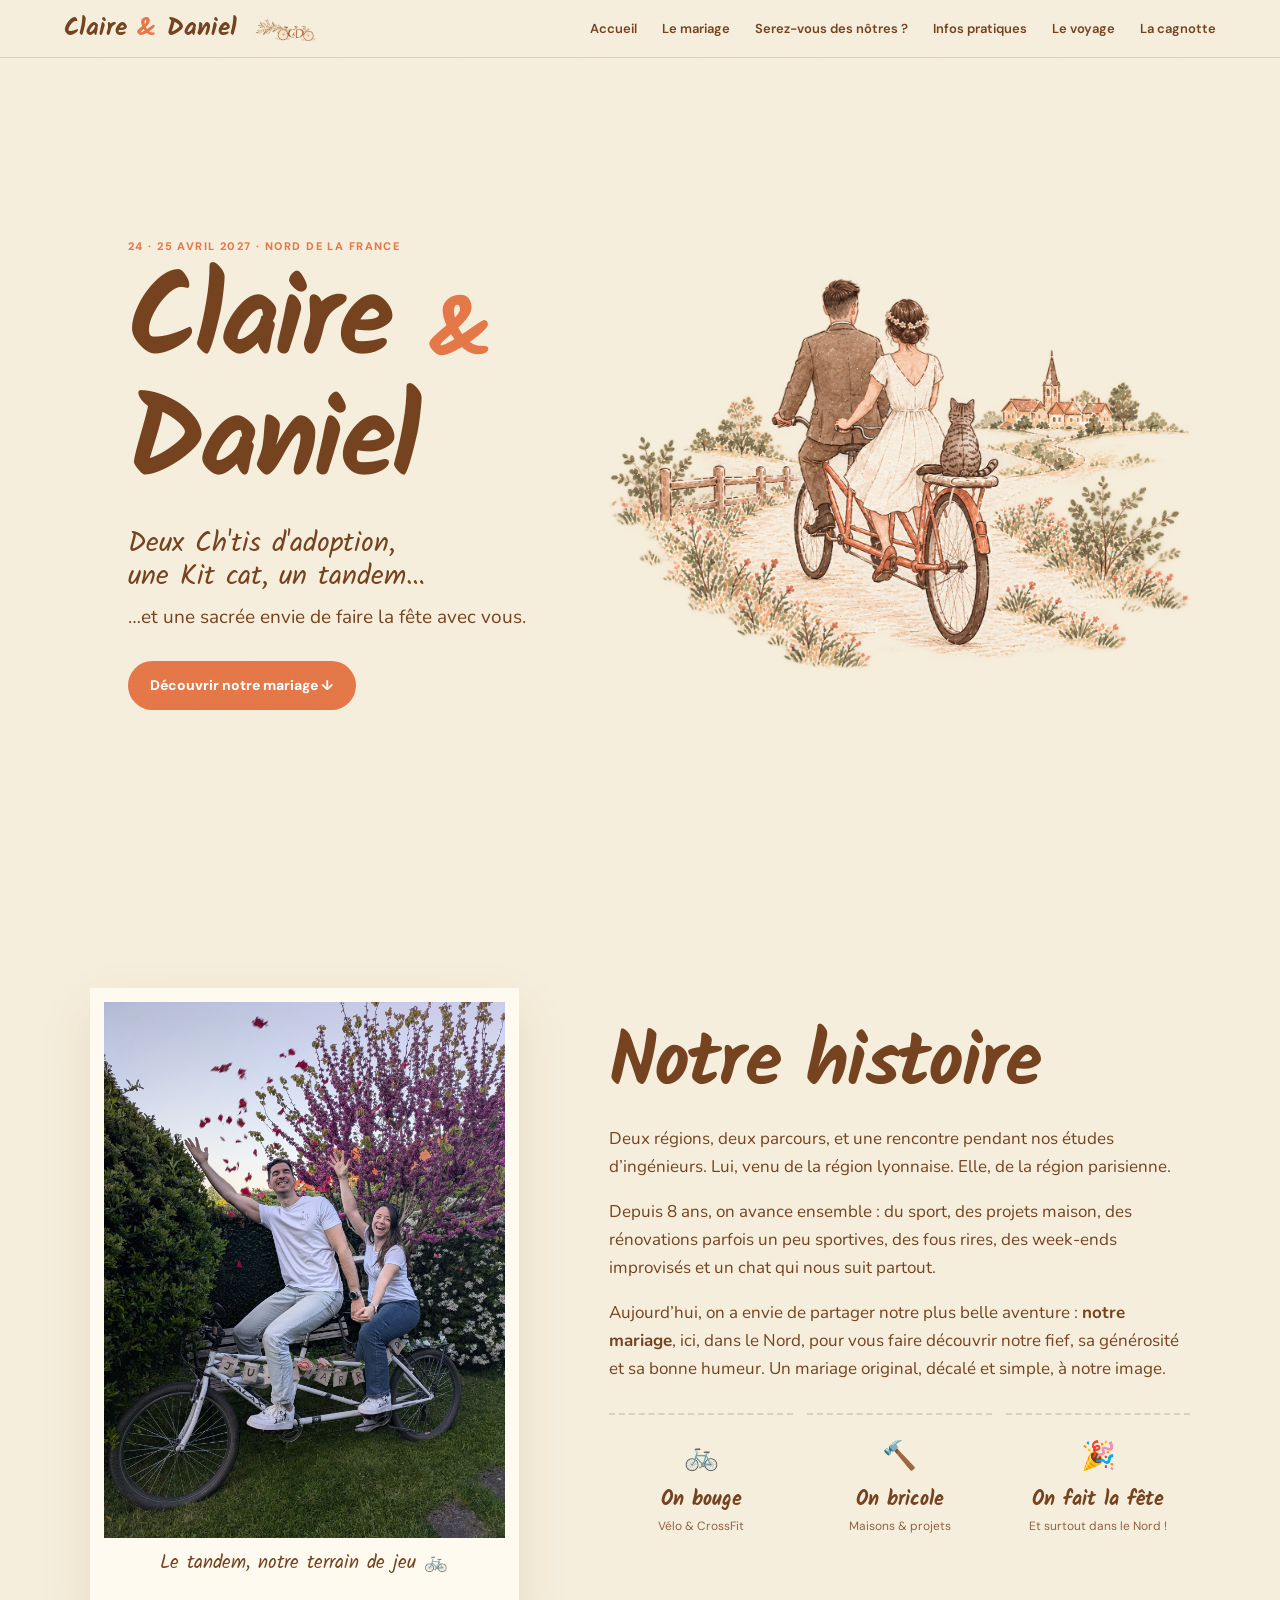
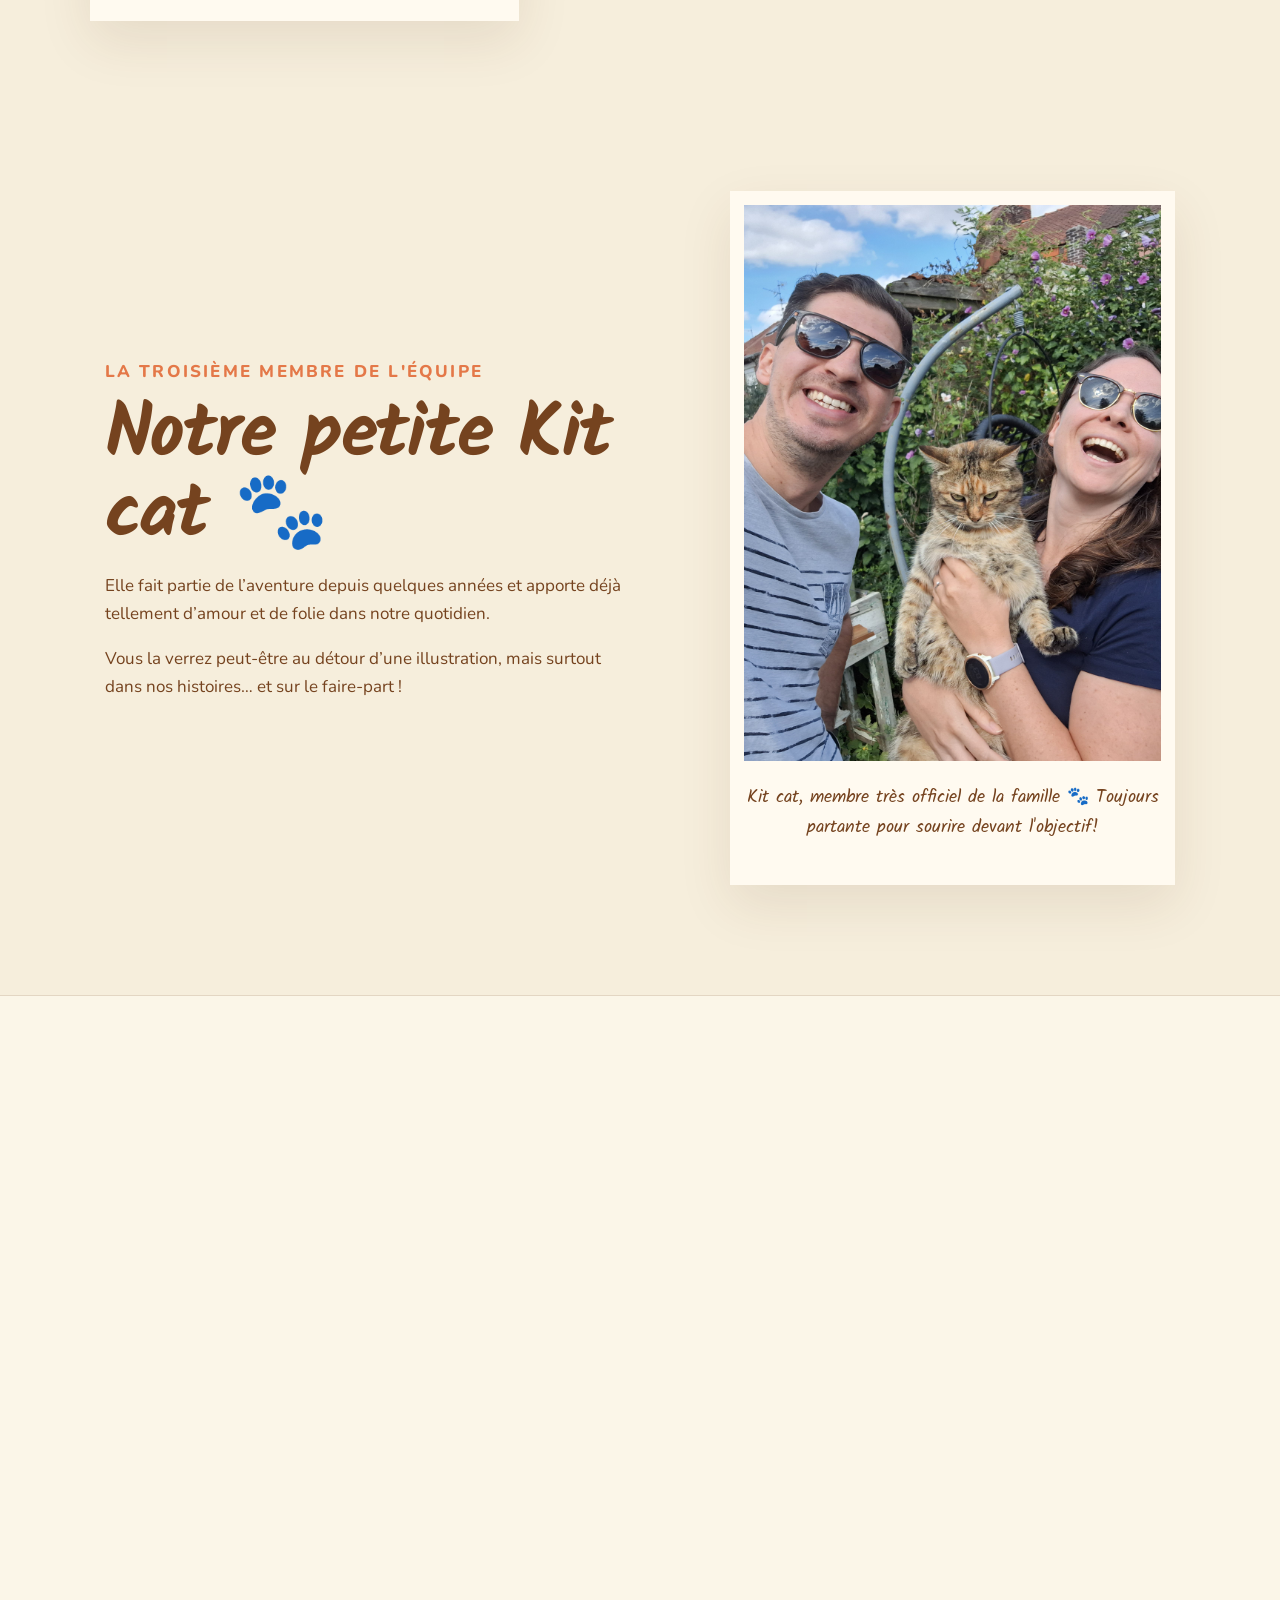
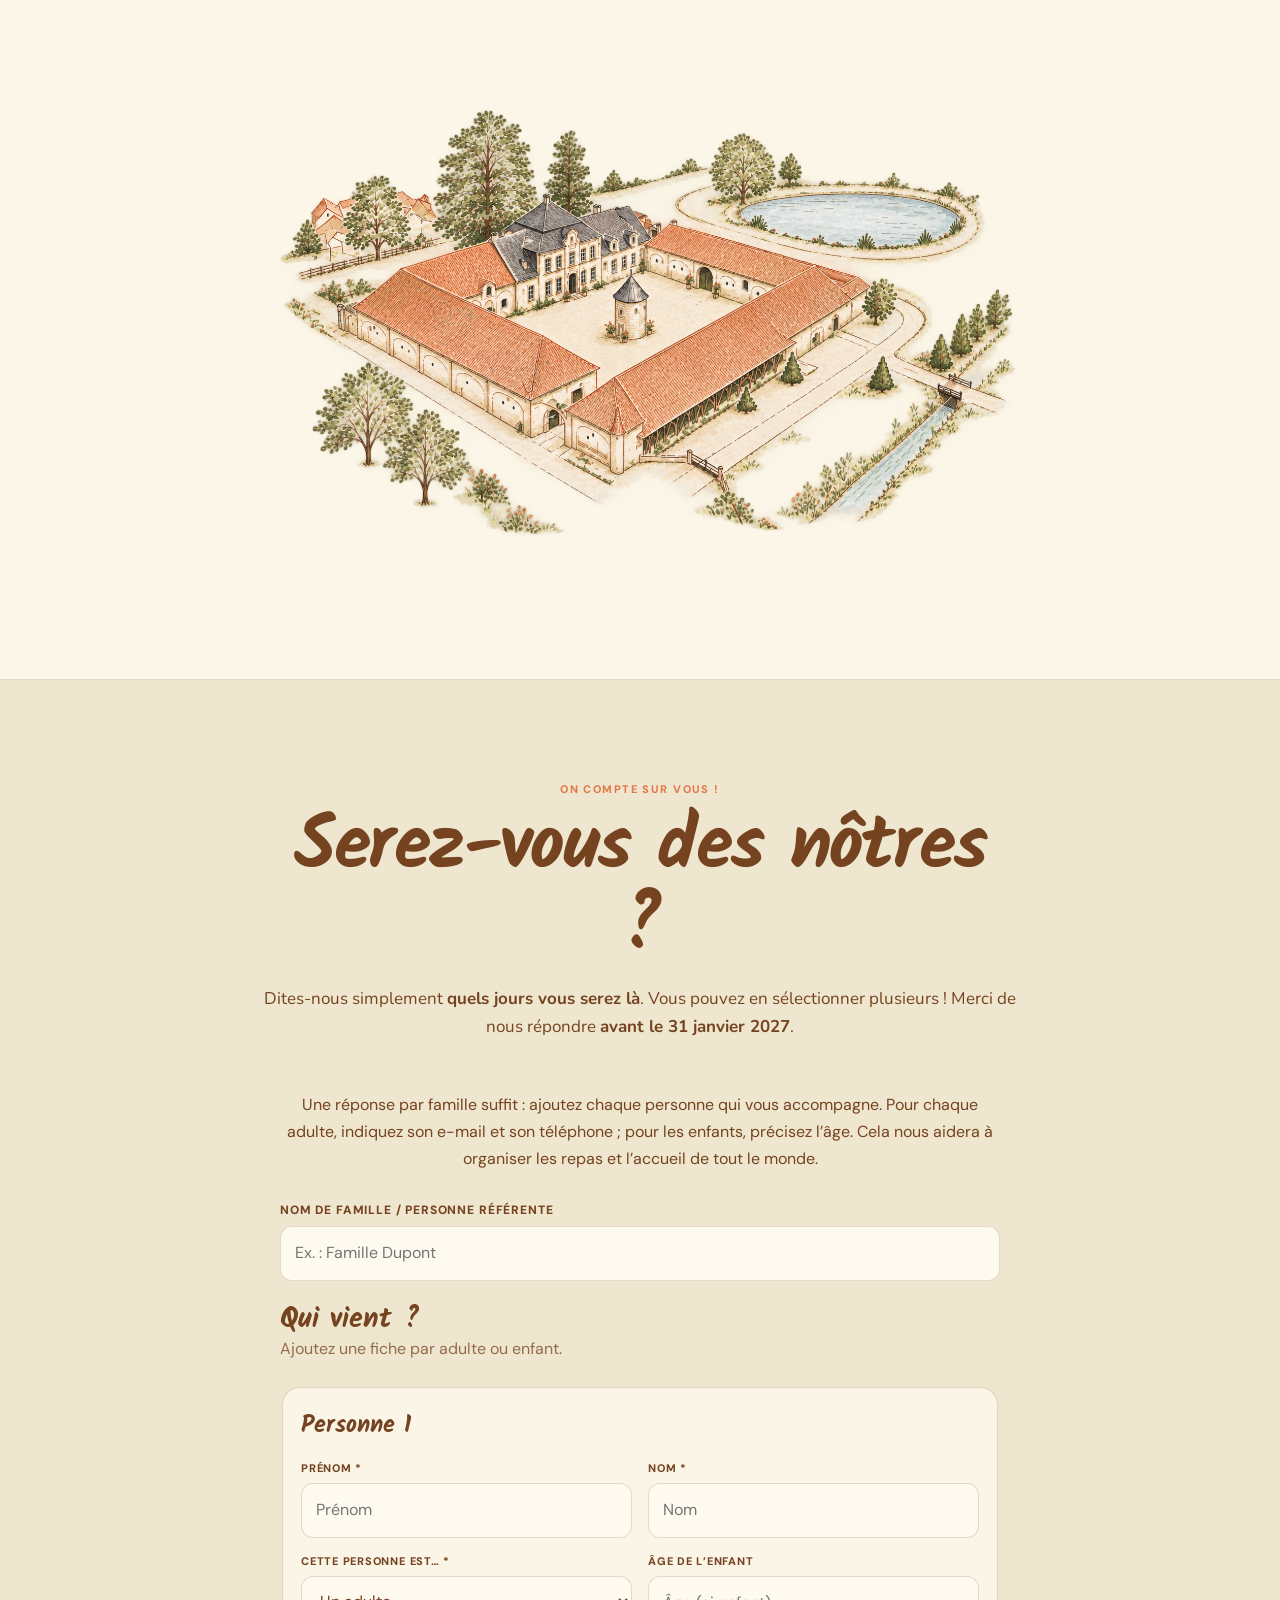
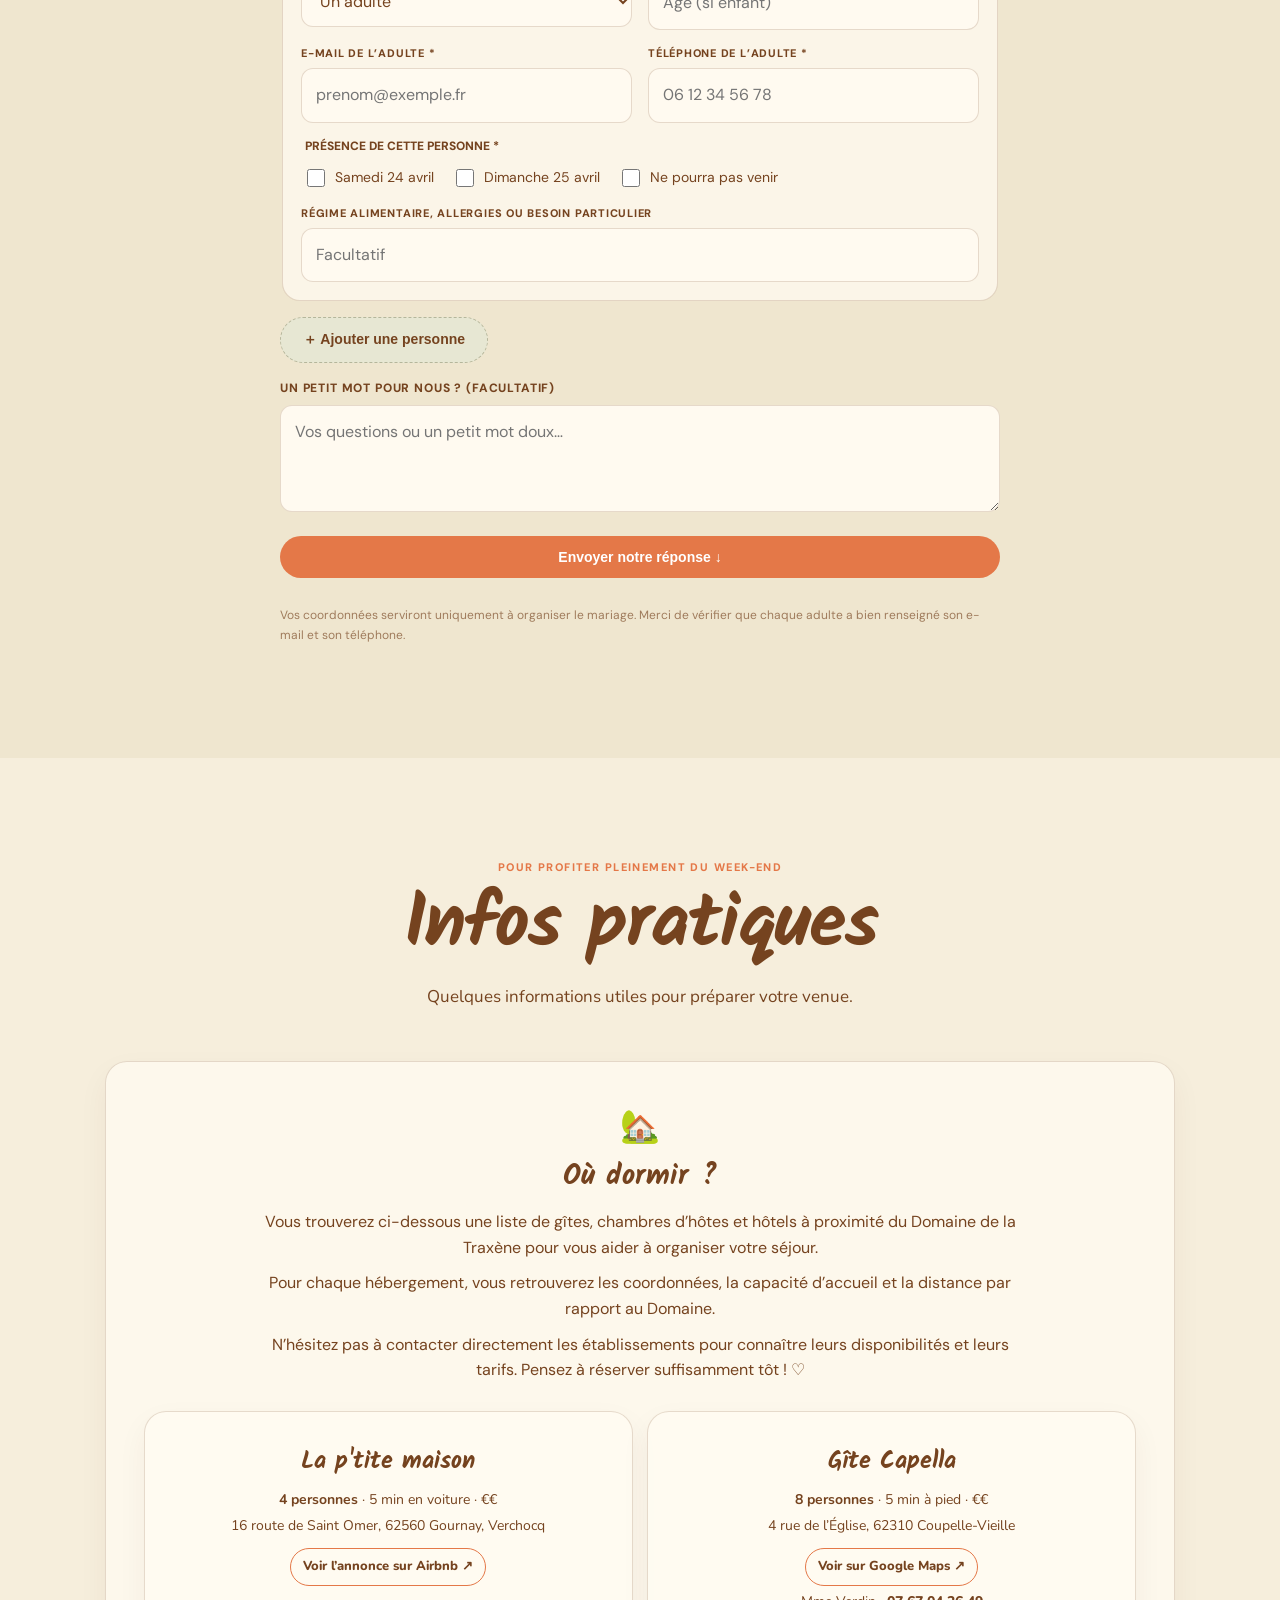
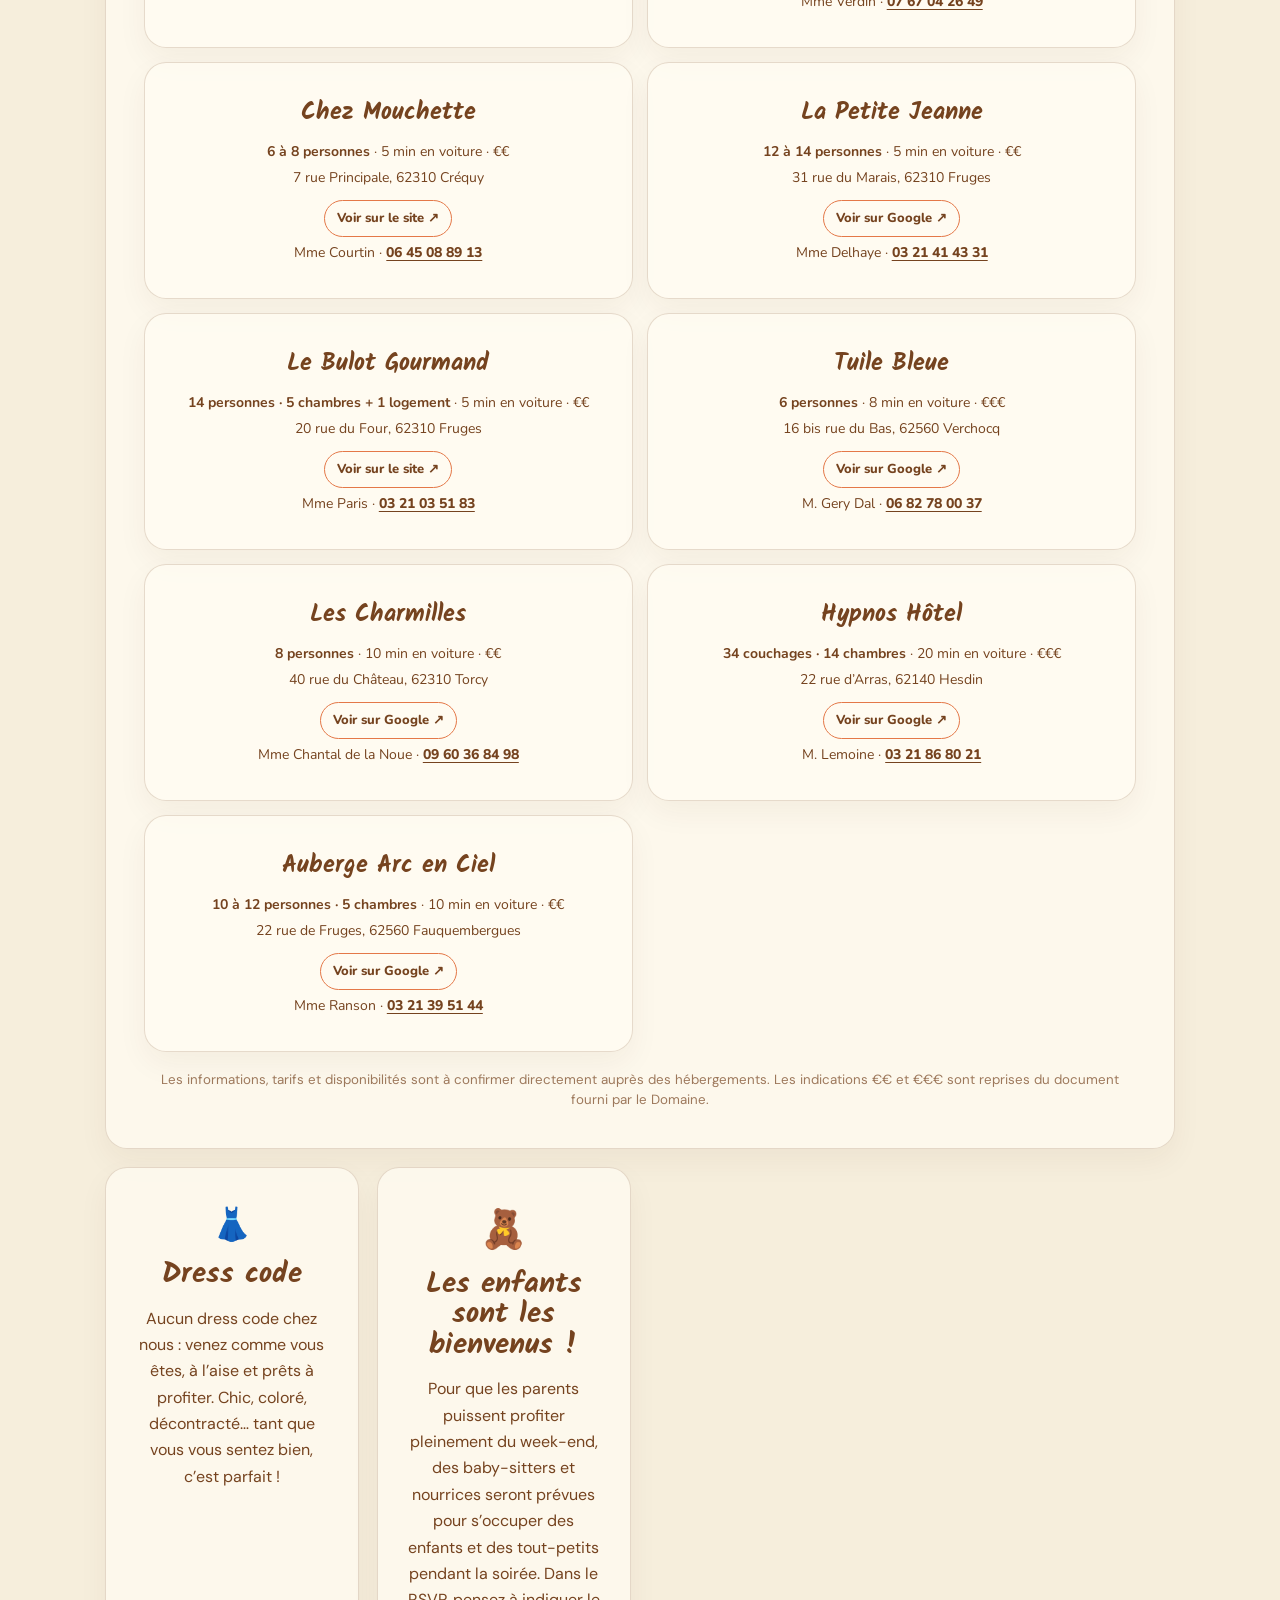
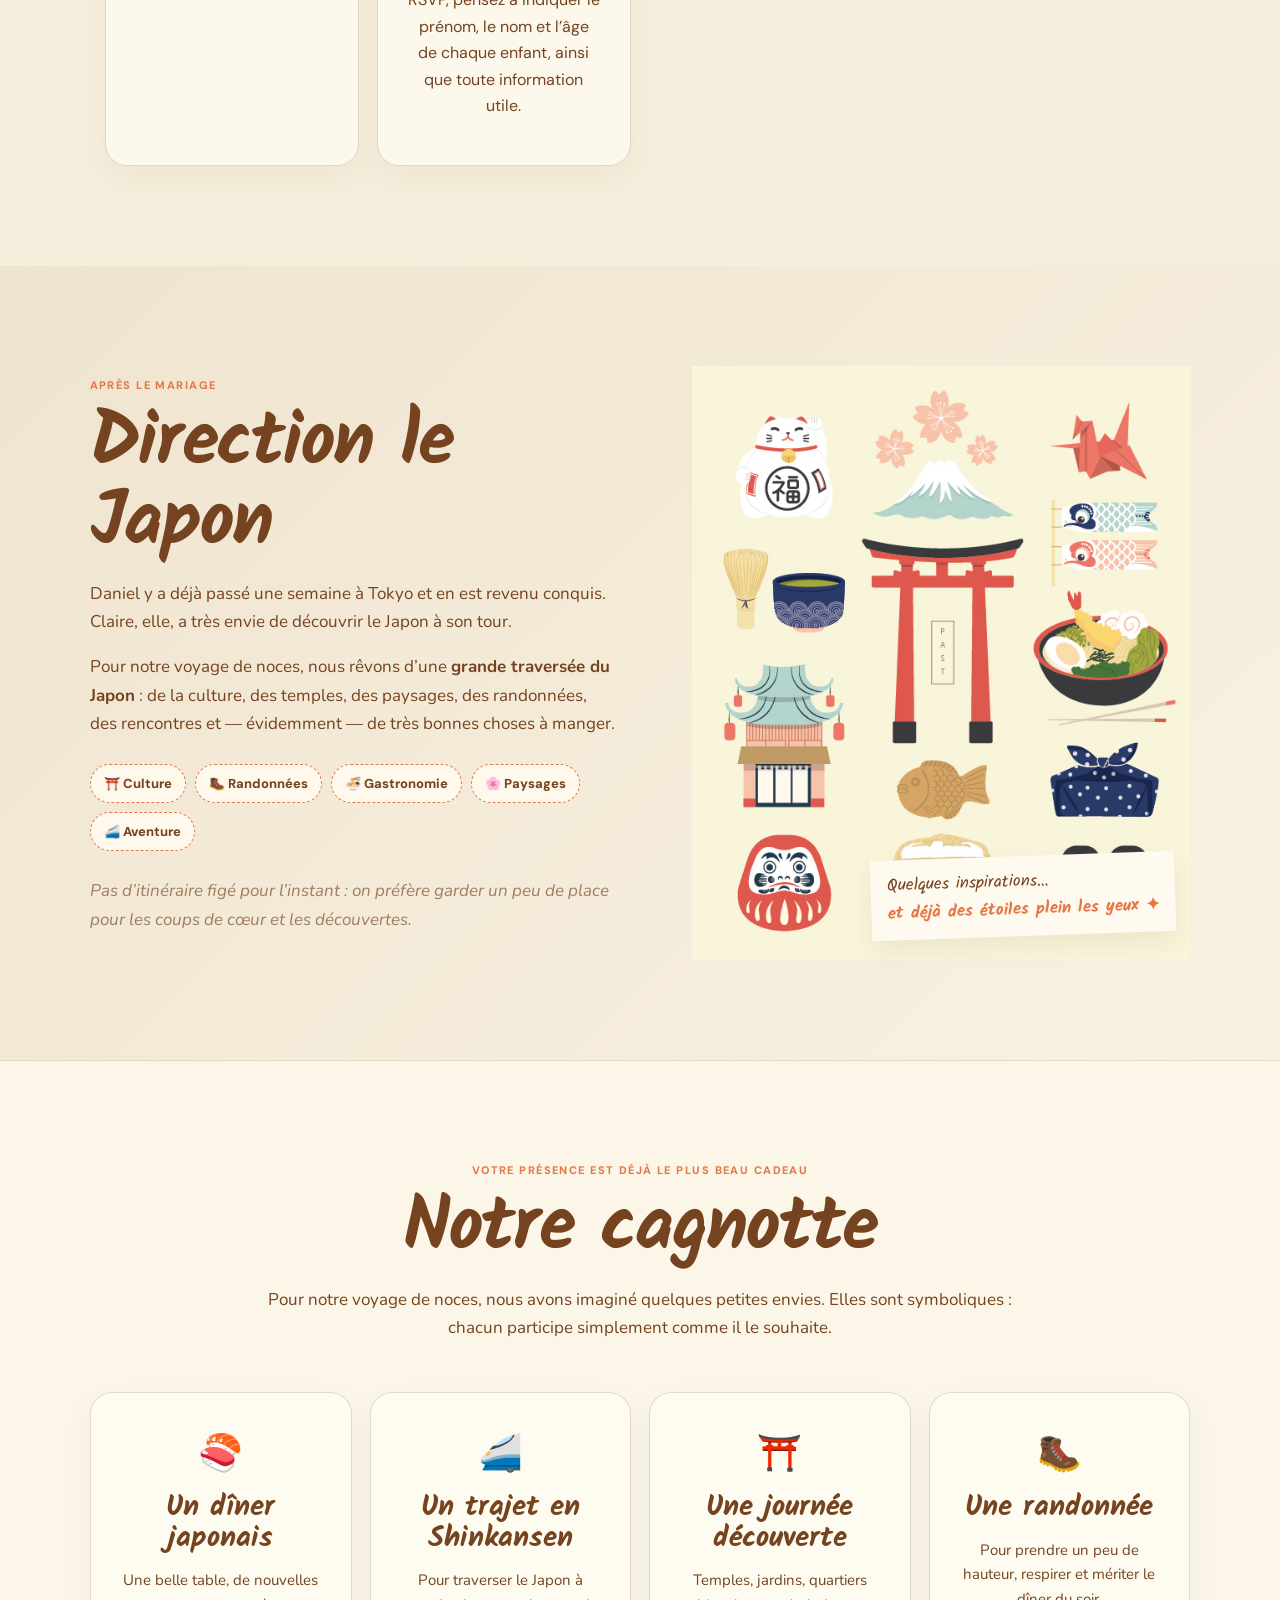
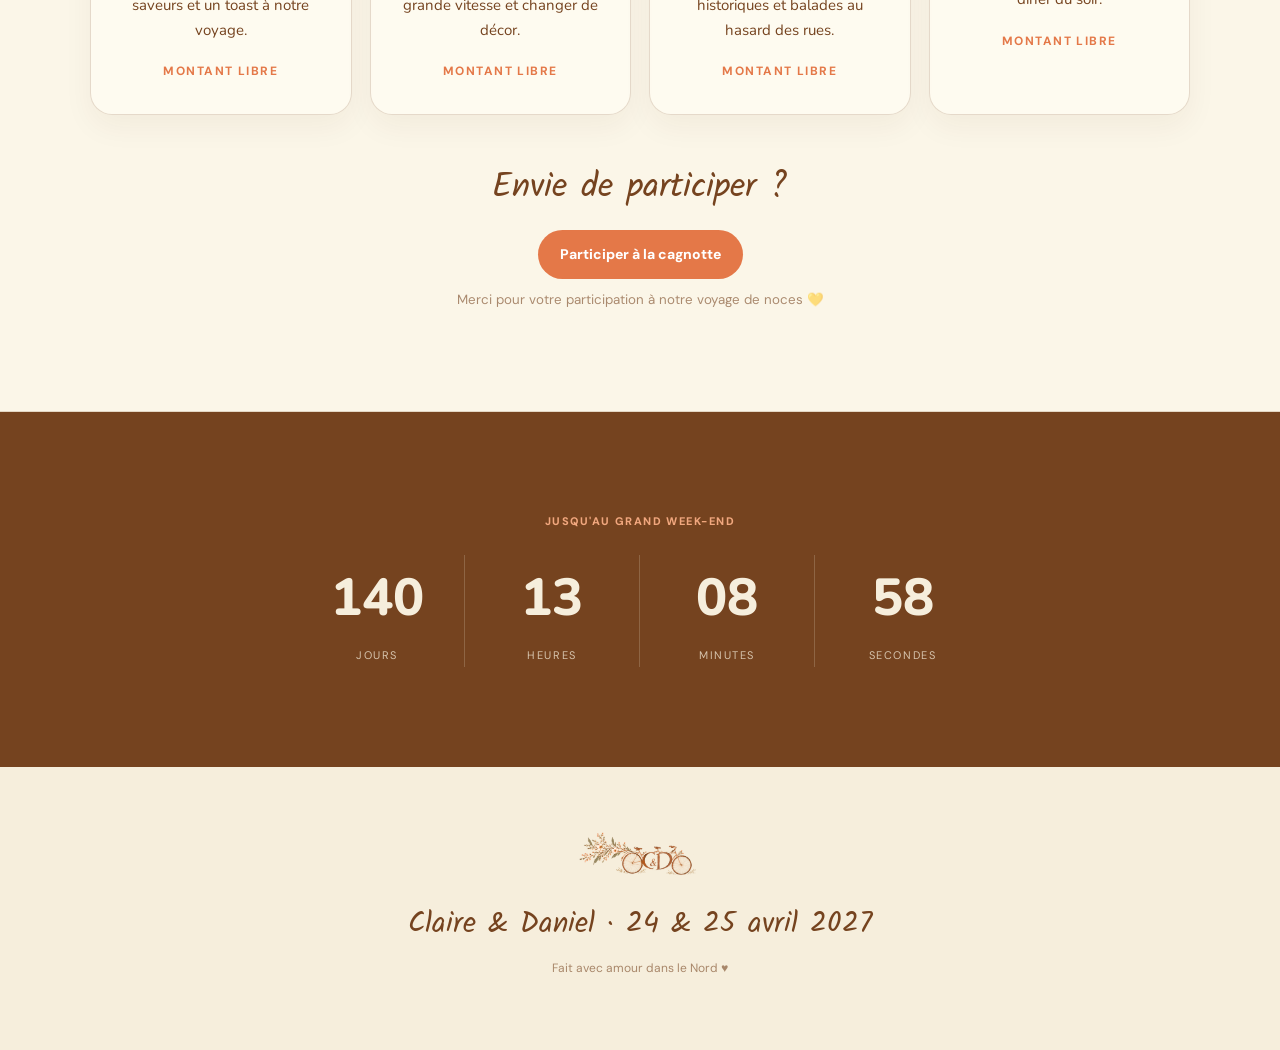
<file: index.html>
<!doctype html>
<html lang="fr">
<head>
  <meta charset="utf-8">
  <meta name="viewport" content="width=device-width, initial-scale=1">
  <title>Claire & Daniel — 24 & 25 avril 2027</title>
  <meta name="description" content="Le mariage de Claire & Daniel, les 24 et 25 avril 2027 dans le Nord.">
  <meta name="theme-color" content="#f6eedc">
  <link rel="icon" href="assets/favicon.png">
  <link rel="preconnect" href="https://fonts.googleapis.com">
  <link rel="preconnect" href="https://fonts.gstatic.com" crossorigin>
  <link href="https://fonts.googleapis.com/css2?family=DM+Sans:wght@400;500;600;700&family=Kalam:wght@400;700&family=Nunito:wght@500;600;700;800&display=swap" rel="stylesheet">
  <link rel="stylesheet" href="styles.css">
</head>
<body>
  <header class="site-header">
    <a class="brand" href="#accueil" aria-label="Claire et Daniel">
      <span>Claire <b>&</b> Daniel</span>
      <img src="assets/signature-tandem.png" alt="" aria-hidden="true">
    </a>
    <button class="menu-toggle" aria-label="Ouvrir le menu" aria-expanded="false">☰</button>
    <nav class="nav" aria-label="Navigation principale">
      <a href="#accueil">Accueil</a>
      <a href="#mariage">Le mariage</a>
      <a href="#rsvp">Serez-vous des nôtres ?</a>
      <a href="#infos">Infos pratiques</a>
      <a href="#voyage">Le voyage</a>
      <a href="#cagnotte">La cagnotte</a>
    </nav>
  </header>

  <main>
    <section id="accueil" class="hero">
      <div class="hero-copy reveal">
        <p class="eyebrow">24 · 25 avril 2027 · Nord de la France</p>
        <h1>Claire <em>&</em> Daniel</h1>
        <p class="hero-sub">Deux Ch'tis d'adoption,<br>une Kit cat, un tandem…</p>
        <p class="hero-intro">…et une sacrée envie de faire la fête avec vous.</p>
        <a class="btn btn-primary" href="#mariage">Découvrir notre mariage ↓</a>
      </div>
      <div class="hero-art reveal">
        <img src="assets/illustration-tandem.png" alt="Illustration de Claire et Daniel à tandem avec leur chat">
      </div>
    </section>

    <section class="story section">
      <div class="story-photo polaroid reveal">
        <img src="assets/claire-daniel-tandem.jpg" alt="Claire et Daniel sur leur tandem">
        <span>Le tandem, notre terrain de jeu 🚲</span>
      </div>
      <div class="story-copy reveal">
        <h2>Notre histoire</h2>
        <p>Deux régions, deux parcours, et une rencontre pendant nos études d’ingénieurs. Lui, venu de la région lyonnaise. Elle, de la région parisienne.</p>
        <p>Depuis 8 ans, on avance ensemble : du sport, des projets maison, des rénovations parfois un peu sportives, des fous rires, des week-ends improvisés et un chat qui nous suit partout.</p>
        <p>Aujourd’hui, on a envie de partager notre plus belle aventure : <strong>notre mariage</strong>, ici, dans le Nord, pour vous faire découvrir notre fief, sa générosité et sa bonne humeur. Un mariage original, décalé et simple, à notre image.</p>
        <div class="story-grid">
          <div><span class="icon">🚲</span><strong>On bouge</strong><small>Vélo & CrossFit</small></div>
          <div><span class="icon">🔨</span><strong>On bricole</strong><small>Maisons & projets</small></div>
          <div><span class="icon">🎉</span><strong>On fait la fête</strong><small>Et surtout dans le Nord !</small></div>
        </div>
      </div>
    </section>

    <section class="kitcat section">
      <div class="kitcat-copy reveal">
        <p class="eyebrow">La troisième membre de l'équipe</p>
        <h2>Notre petite Kit cat 🐾</h2>
        <p>Elle fait partie de l’aventure depuis quelques années et apporte déjà tellement d’amour et de folie dans notre quotidien.</p>
        <p>Vous la verrez peut-être au détour d’une illustration, mais surtout dans nos histoires… et sur le faire-part !</p>
      </div>
      <figure class="kitcat-photo polaroid reveal">
        <img src="assets/photokitcat.png" alt="Kit cat, la chatte de Claire et Daniel" loading="lazy">
        <figcaption>Kit cat, membre très officiel de la famille 🐾 Toujours partante pour sourire devant l'objectif!</figcaption>
      </figure>
    </section>

    <section id="mariage" class="section parchment">
      <div class="section-heading reveal">
        <p class="eyebrow">Un week-end à partager</p>
        <h2>Le mariage</h2>
        <p>Un week-end pour se retrouver, rire, danser, bien manger et célébrer avec vous.</p>
      </div>
      <div class="events">
        <article class="event-card reveal">
          <span class="event-day">SAMEDI 24 AVRIL 2027</span>
          <h3>💒 Le grand jour</h3>
          <p><strong>14h30</strong> — Cérémonie religieuse<br><a class="location-link" href="https://www.google.com/maps/search/?api=1&query=Eglise+Saint-Bertulphe+Fruges" target="_blank" rel="noopener">Église Saint-Bertulphe · 62310 Fruges ↗</a></p>
          <p>Vin d’honneur, dîner & soirée<br><a class="location-link" href="https://www.google.com/maps/search/?api=1&query=Domaine+de+la+Traxene+Coupelle-Vieille" target="_blank" rel="noopener"><strong>Domaine de la Traxène · 62310 Coupelle-Vieille ↗</strong></a></p>
        </article>
        <article class="event-card reveal">
          <span class="event-day">DIMANCHE 25 AVRIL 2027</span>
          <h3>☀️ Le rebond</h3>
          <p>On remet ça tranquillement pour prolonger le plaisir.</p>
          <a class="location-link" href="https://www.google.com/maps/search/?api=1&query=Domaine+de+la+Traxene+Coupelle-Vieille" target="_blank" rel="noopener">Domaine de la Traxène · 62310 Coupelle-Vieille ↗</a>
        </article>
      </div>
      <img class="venue-art" src="assets/illustration-domaine.png" alt="Illustration du Domaine de la Traxène" loading="lazy">
    </section>

    <section id="rsvp" class="section rsvp">
      <div class="section-heading reveal">
        <p class="eyebrow">On compte sur vous !</p>
        <h2>Serez-vous des nôtres ?</h2>
        <p>Dites-nous simplement <strong>quels jours vous serez là</strong>. Vous pouvez en sélectionner plusieurs ! Merci de nous répondre <strong>avant le 31 janvier 2027</strong>.</p>
      </div>
      <form id="rsvp-form" class="rsvp-form">
        <p class="rsvp-intro">Une réponse par famille suffit : ajoutez chaque personne qui vous accompagne. Pour chaque adulte, indiquez son e-mail et son téléphone ; pour les enfants, précisez l’âge. Cela nous aidera à organiser les repas et l’accueil de tout le monde.</p>
        <div class="field">
          <label for="household">Nom de famille / personne référente</label>
          <input id="household" name="household" required placeholder="Ex. : Famille Dupont">
        </div>
        <div class="guest-list-heading">
          <h3>Qui vient ?</h3>
          <p>Ajoutez une fiche par adulte ou enfant.</p>
        </div>
        <div id="guest-list" class="guest-list"></div>
        <button id="add-guest" class="btn btn-secondary add-guest" type="button">＋ Ajouter une personne</button>
        <div class="field">
          <label for="message">Un petit mot pour nous ? (facultatif)</label>
          <textarea id="message" name="message" rows="3" placeholder="Vos questions ou un petit mot doux…"></textarea>
        </div>
        <button class="btn btn-primary" type="submit">Envoyer notre réponse ↓</button>
        <p class="form-note">Vos coordonnées serviront uniquement à organiser le mariage. Merci de vérifier que chaque adulte a bien renseigné son e-mail et son téléphone.</p>
      </form>
      <template id="guest-template">
        <fieldset class="guest-card">
          <div class="guest-card-top"><legend>Personne</legend><button type="button" class="remove-guest" aria-label="Supprimer cette personne">Supprimer</button></div>
          <div class="field two guest-names">
            <div><label>Prénom *</label><input data-field="firstName" autocomplete="given-name" required placeholder="Prénom"></div>
            <div><label>Nom *</label><input data-field="lastName" autocomplete="family-name" required placeholder="Nom"></div>
          </div>
          <div class="field two">
            <div><label>Cette personne est… *</label><select data-field="type" required><option value="adult">Un adulte</option><option value="child">Un enfant</option></select></div>
            <div><label>Âge de l’enfant</label><input data-field="age" type="number" min="0" max="17" placeholder="Âge (si enfant)" disabled></div>
          </div>
          <div class="field two adult-contact">
            <div><label>E-mail de l’adulte *</label><input data-field="email" type="email" autocomplete="email" placeholder="prenom@exemple.fr"></div>
            <div><label>Téléphone de l’adulte *</label><input data-field="phone" type="tel" autocomplete="tel" placeholder="06 12 34 56 78"></div>
          </div>
          <fieldset class="person-days"><legend>Présence de cette personne *</legend>
            <label><input data-day="Samedi 24 avril" type="checkbox"> Samedi 24 avril</label>
            <label><input data-day="Dimanche 25 avril" type="checkbox"> Dimanche 25 avril</label>
            <label><input data-day="Absent(e)" type="checkbox" class="not-coming"> Ne pourra pas venir</label>
          </fieldset>
          <div class="field"><label>Régime alimentaire, allergies ou besoin particulier</label><input data-field="diet" placeholder="Facultatif"></div>
        </fieldset>
      </template>
    </section>

     <section id="infos" class="section infos">
      <div class="section-heading reveal">
        <p class="eyebrow">Pour profiter pleinement du week-end</p>
        <h2>Infos pratiques</h2>
        <p>Quelques informations utiles pour préparer votre venue.</p>
      </div>
      <div class="info-grid">
        <article class="reveal lodging-card">
          <span>🏡</span><h3>Où dormir ?</h3>
          <p>Vous trouverez ci-dessous une liste de gîtes, chambres d’hôtes et hôtels à proximité du Domaine de la Traxène pour vous aider à organiser votre séjour.</p>
          <p>Pour chaque hébergement, vous retrouverez les coordonnées, la capacité d’accueil et la distance par rapport au Domaine.</p>
          <p>N’hésitez pas à contacter directement les établissements pour connaître leurs disponibilités et leurs tarifs. Pensez à réserver suffisamment tôt ! ♡</p>
          <div class="lodging-list">
            <article class="lodging-item"><h4>La p'tite maison</h4><p><strong>4 personnes</strong> · 5 min en voiture · €€</p><p>16 route de Saint Omer, 62560 Gournay, Verchocq</p><p class="lodging-action"><a href="https://www.airbnb.fr/rooms/927971315097571073?source_impression_id=p3_1792334375_P3mIAQHE8cURGp4l" target="_blank" rel="noopener">Voir l’annonce sur Airbnb ↗</a></p></article>

            <article class="lodging-item"><h4>Gîte Capella</h4><p><strong>8 personnes</strong> · 5 min à pied · €€</p><p>4 rue de l’Église, 62310 Coupelle-Vieille</p><p class="lodging-action"><a href="https://maps.app.goo.gl/FQqygAh8q5f9rieG7" target="_blank" rel="noopener">Voir sur Google Maps ↗</a></p><p>Mme Verdin · <a href="tel:+33767042649">07 67 04 26 49</a></p></article>
            <article class="lodging-item"><h4>Chez Mouchette</h4><p><strong>6 à 8 personnes</strong> · 5 min en voiture · €€</p><p>7 rue Principale, 62310 Créquy</p><p class="lodging-action"><a href="https://www.gites-de-france-pas-de-calais.fr/location-G622542.html?ORI=GMAPS" target="_blank" rel="noopener">Voir sur le site ↗</a></p><p>Mme Courtin · <a href="tel:+33645088913">06 45 08 89 13</a></p></article>
            <article class="lodging-item"><h4>La Petite Jeanne</h4><p><strong>12 à 14 personnes</strong> · 5 min en voiture · €€</p><p>31 rue du Marais, 62310 Fruges</p><p class="lodging-action"><a href="https://share.google/oQ46BF7I1NwqEbRRb" target="_blank" rel="noopener">Voir sur Google ↗</a></p><p>Mme Delhaye · <a href="tel:+33321414331">03 21 41 43 31</a></p></article>
            <article class="lodging-item"><h4>Le Bulot Gourmand</h4><p><strong>14 personnes · 5 chambres + 1 logement</strong> · 5 min en voiture · €€</p><p>20 rue du Four, 62310 Fruges</p><p class="lodging-action"><a href="https://lamaisondubulot.fr/" target="_blank" rel="noopener">Voir sur le site ↗</a></p><p>Mme Paris · <a href="tel:+33321035183">03 21 03 51 83</a></p></article>
            <article class="lodging-item"><h4>Tuile Bleue</h4><p><strong>6 personnes</strong> · 8 min en voiture · €€€</p><p>16 bis rue du Bas, 62560 Verchocq</p><p class="lodging-action"><a href="https://share.google/oHPHlTPAZy4CaXq9V" target="_blank" rel="noopener">Voir sur Google ↗</a></p><p>M. Gery Dal · <a href="tel:+33682780037">06 82 78 00 37</a></p></article>
            <article class="lodging-item"><h4>Les Charmilles</h4><p><strong>8 personnes</strong> · 10 min en voiture · €€</p><p>40 rue du Château, 62310 Torcy</p><p class="lodging-action"><a href="https://share.google/9nSj07BZR8v9ygwyv" target="_blank" rel="noopener">Voir sur Google ↗</a></p><p>Mme Chantal de la Noue · <a href="tel:+33960368498">09 60 36 84 98</a></p></article>
            <article class="lodging-item"><h4>Hypnos Hôtel</h4><p><strong>34 couchages · 14 chambres</strong> · 20 min en voiture · €€€</p><p>22 rue d’Arras, 62140 Hesdin</p><p class="lodging-action"><a href="https://share.google/BtYQ2FjY2WEhmug0z" target="_blank" rel="noopener">Voir sur Google ↗</a></p><p>M. Lemoine · <a href="tel:+33321868021">03 21 86 80 21</a></p></article>
            <article class="lodging-item"><h4>Auberge Arc en Ciel</h4><p><strong>10 à 12 personnes · 5 chambres</strong> · 10 min en voiture · €€</p><p>22 rue de Fruges, 62560 Fauquembergues</p><p class="lodging-action"><a href="https://share.google/Rnwkm6PiPfAUk7G9c" target="_blank" rel="noopener">Voir sur Google ↗</a></p><p>Mme Ranson · <a href="tel:+33321395144">03 21 39 51 44</a></p></article>
          </div>
          <small class="lodging-disclaimer">Les informations, tarifs et disponibilités sont à confirmer directement auprès des hébergements. Les indications €€ et €€€ sont reprises du document fourni par le Domaine.</small>
        </article>
        <article class="reveal"><span>👗</span><h3>Dress code</h3><p>Aucun dress code chez nous : venez comme vous êtes, à l’aise et prêts à profiter. Chic, coloré, décontracté… tant que vous vous sentez bien, c’est parfait !</p></article>
        <article class="reveal childcare-card"><span class="childcare-visual" aria-hidden="true">🧸</span><h3>Les enfants sont les bienvenus !</h3><p>Pour que les parents puissent profiter pleinement du week-end, des baby-sitters et nourrices seront prévues pour s’occuper des enfants et des tout-petits pendant la soirée. Dans le RSVP, pensez à indiquer le prénom, le nom et l’âge de chaque enfant, ainsi que toute information utile.</p></article>
      </div>
    </section>

    <section id="voyage" class="section japan">
      <div class="japan-copy reveal">
        <p class="eyebrow">Après le mariage</p>
        <h2>Direction le Japon</h2>
        <p>Daniel y a déjà passé une semaine à Tokyo et en est revenu conquis. Claire, elle, a très envie de découvrir le Japon à son tour.</p>
        <p>Pour notre voyage de noces, nous rêvons d’une <strong>grande traversée du Japon</strong> : de la culture, des temples, des paysages, des randonnées, des rencontres et — évidemment — de très bonnes choses à manger.</p>
        <div class="japan-inspirations">
          <span>⛩️ Culture</span><span>🥾 Randonnées</span><span>🍜 Gastronomie</span><span>🌸 Paysages</span><span>🚄 Aventure</span>
        </div>
        <p class="muted">Pas d’itinéraire figé pour l’instant : on préfère garder un peu de place pour les coups de cœur et les découvertes.</p>
      </div>
      <div class="japan-visual reveal">
        <img src="assets/Japan.jpg" alt="Illustration de voyage au Japon avec mont Fuji, torii, train, cerisier et ramen" loading="lazy">
        <div class="japan-note">Quelques inspirations…<br><strong>et déjà des étoiles plein les yeux ✦</strong></div>
      </div>
    </section>

    <section id="cagnotte" class="section parchment">
      <div class="section-heading reveal">
        <p class="eyebrow">Votre présence est déjà le plus beau cadeau</p>
        <h2>Notre cagnotte</h2>
        <p>Pour notre voyage de noces, nous avons imaginé quelques petites envies. Elles sont symboliques : chacun participe simplement comme il le souhaite.</p>
      </div>
      <div class="gift-grid">
        <article class="gift-card reveal"><span>🍣</span><h3>Un dîner japonais</h3><p>Une belle table, de nouvelles saveurs et un toast à notre voyage.</p><strong>Montant libre</strong></article>
        <article class="gift-card reveal"><span>🚄</span><h3>Un trajet en Shinkansen</h3><p>Pour traverser le Japon à grande vitesse et changer de décor.</p><strong>Montant libre</strong></article>
        <article class="gift-card reveal"><span>⛩️</span><h3>Une journée découverte</h3><p>Temples, jardins, quartiers historiques et balades au hasard des rues.</p><strong>Montant libre</strong></article>
        <article class="gift-card reveal"><span>🥾</span><h3>Une randonnée</h3><p>Pour prendre un peu de hauteur, respirer et mériter le dîner du soir.</p><strong>Montant libre</strong></article>
      </div>
      <div class="pot-cta">
        <p>Envie de participer ?</p>
        <a id="pot-link" class="btn btn-primary" href="#" target="_blank" rel="noopener">Participer à la cagnotte</a>
        <small>Le lien sera ajouté ici dès que la cagnotte sera créée.</small>
      </div>
    </section>

    <section class="countdown section">
      <p class="eyebrow">Jusqu'au grand week-end</p>
      <div id="countdown" class="countdown-grid" aria-label="Compte à rebours jusqu'au mariage">
        <div><strong>—</strong><span>jours</span></div>
        <div><strong>—</strong><span>heures</span></div>
        <div><strong>—</strong><span>minutes</span></div>
        <div><strong>—</strong><span>secondes</span></div>
      </div>
    </section>
  </main>

  <footer class="footer">
    <img src="assets/signature-tandem.png" alt="" aria-hidden="true">
    <p>Claire & Daniel · 24 & 25 avril 2027</p>
    <span>Fait avec amour dans le Nord ♥</span>
  </footer>

  <script src="script.js"></script>
</body>
</html>
</file>
<file: styles.css>
/* Claire & Daniel — wedding site V2 final */
:root{--cream:#f6eedc;--paper:#fbf6e8;--brown:#75431f;--brown-dark:#5d351b;--coral:#e47848;--sage:#8c9270;--line:rgba(117,67,31,.18);--shadow:0 20px 50px rgba(84,49,23,.10)}
*{box-sizing:border-box}html{scroll-behavior:smooth}body{margin:0;background:var(--cream);color:var(--brown);font-family:"DM Sans",sans-serif;line-height:1.65}body:before{content:"";position:fixed;inset:0;pointer-events:none;z-index:30;opacity:.045;background-image:url("data:image/svg+xml,%3Csvg xmlns='http://www.w3.org/2000/svg' width='120' height='120' viewBox='0 0 120 120'%3E%3Cfilter id='n'%3E%3CfeTurbulence type='fractalNoise' baseFrequency='.8' numOctaves='3' stitchTiles='stitch'/%3E%3C/filter%3E%3Crect width='100%25' height='100%25' filter='url(%23n)' opacity='.14'/%3E%3C/svg%3E")}a{color:inherit}
.site-header{position:sticky;top:0;z-index:20;display:flex;align-items:center;justify-content:space-between;padding:10px 5vw;background:rgba(246,238,220,.94);backdrop-filter:blur(12px);border-bottom:1px solid var(--line)}.brand{text-decoration:none;display:flex;align-items:center;gap:8px;font-family:"Kalam",cursive;font-weight:700;font-size:25px;line-height:1}.brand b{color:var(--coral);font-weight:700}.brand img{width:84px;height:36px;object-fit:contain}.nav{display:flex;gap:25px;font-size:13px;font-weight:600}.nav a{text-decoration:none;position:relative;padding:8px 0}.nav a:after{content:"";position:absolute;left:0;bottom:3px;width:0;height:2px;background:var(--coral);border-radius:3px;transition:.2s}.nav a:hover{color:var(--coral)}.nav a:hover:after{width:100%}.menu-toggle{display:none;background:none;border:0;color:var(--brown);font-size:24px}
.hero{min-height:calc(100vh - 70px);display:grid;grid-template-columns:1fr 1.15fr;align-items:center;padding:5vw 6vw;overflow:hidden}.hero-copy{max-width:650px;padding-left:4vw}.eyebrow{font-size:11px;letter-spacing:.13em;text-transform:uppercase;color:var(--coral);font-weight:800;margin:0 0 10px}.hero h1,h2,h3{font-family:"Kalam",cursive;font-weight:700;line-height:1.05;margin:0}h1{font-size:clamp(66px,9vw,132px);letter-spacing:-.04em}h1 em{font-style:normal;color:var(--coral);font-size:.72em}h2{font-size:clamp(48px,6vw,76px);letter-spacing:-.03em}h3{font-size:34px}.hero-sub{font-family:"Kalam",cursive;font-size:28px;line-height:1.2;margin:20px 0 8px}.hero-intro{font-family:"Nunito",sans-serif;font-size:19px;max-width:500px;margin:0 0 28px}.hero-art img{width:100%;display:block;filter:saturate(.92)}
.btn{display:inline-block;border:0;text-decoration:none;border-radius:999px;padding:13px 22px;font-weight:800;font-size:14px;cursor:pointer;transition:.2s transform,.2s box-shadow}.btn:hover{transform:translateY(-2px);box-shadow:0 8px 20px rgba(117,67,31,.16)}.btn-primary{background:var(--coral);color:#fff}
.section{padding:100px 7vw;position:relative}.story{display:grid;grid-template-columns:.85fr 1.15fr;gap:7vw;align-items:center;max-width:1400px;margin:auto}.polaroid{background:#fffaf0;padding:14px 14px 42px;box-shadow:var(--shadow);transform:rotate(-2deg);max-width:520px}.polaroid img{display:block;width:100%;aspect-ratio:3/4;object-fit:cover}.polaroid span,.polaroid figcaption{display:block;text-align:center;font-family:"Kalam",cursive;font-size:19px;margin-top:10px}.story-copy h2{margin-bottom:20px}.story-copy p,.kitcat p{font-family:"Nunito",sans-serif;font-size:17px;max-width:720px}.story-grid{display:grid;grid-template-columns:repeat(3,1fr);gap:14px;margin:30px 0}.story-grid>div{border-top:2px dashed var(--line);padding:18px 8px;text-align:center}.story-grid .icon{display:block;font-size:28px;margin-bottom:5px}.story-grid strong,.story-grid small{display:block}.story-grid strong{font-family:"Kalam",cursive;font-size:20px}.story-grid small{font-size:12px;opacity:.8}
.kitcat{max-width:1250px;margin:auto;display:grid;grid-template-columns:1fr .85fr;gap:8vw;align-items:center;padding-top:70px;padding-bottom:110px}.kitcat-copy{max-width:650px}.kitcat-photo{margin:0;transform:rotate(2deg)}.kitcat-photo img{display:block;width:100%;aspect-ratio:3/4;object-fit:cover}.kitcat-photo figcaption{font-size:18px;padding-top:12px}
.parchment{background:var(--paper);border-block:1px solid var(--line)}.section-heading{text-align:center;max-width:760px;margin:0 auto 50px}.section-heading>p:not(.eyebrow){font-family:"Nunito",sans-serif;font-size:17px}.events{max-width:1000px;margin:auto;display:grid;grid-template-columns:1fr 1fr;gap:22px}.event-card,.gift-card,.info-grid article{background:rgba(255,252,243,.72);border:1px solid var(--line);padding:30px;box-shadow:0 12px 30px rgba(84,49,23,.05);border-radius:22px}.event-day{font-size:11px;letter-spacing:.12em;color:var(--coral);font-weight:800}.event-card h3{font-size:31px;margin:16px 0 10px}.event-card p{font-family:"Nunito",sans-serif;font-size:16px}.event-card a{text-decoration:none}.location-link{font-weight:800;border-bottom:2px dotted var(--coral)}.event-note{display:inline-block;font-size:11px;padding:7px 10px;border-radius:999px;background:#eee5ce;margin-top:8px}.venue-art{display:block;max-width:780px;width:80%;margin:70px auto 0;opacity:.94}
.rsvp{background:#efe6cf}.rsvp-form{max-width:720px;margin:auto;display:grid;gap:16px}.field label{display:block;font-size:12px;letter-spacing:.07em;text-transform:uppercase;margin-bottom:6px;font-weight:800}input,select,textarea{width:100%;font:inherit;color:var(--brown);background:#fffaf0;border:1px solid var(--line);padding:13px 14px;border-radius:12px;outline:none}input:focus,select:focus,textarea:focus{border-color:var(--coral);box-shadow:0 0 0 3px rgba(228,120,72,.12)}.field.two{display:grid;grid-template-columns:1fr 1fr;gap:16px}.form-note{font-size:12px;opacity:.65}.day-selection{border:0;padding:0;margin:0;display:grid;gap:10px}.day-selection legend{font-size:12px;letter-spacing:.07em;text-transform:uppercase;font-weight:800;margin-bottom:4px}.day-option{display:flex;align-items:center;gap:14px;background:#fffaf0;border:1px solid var(--line);border-radius:16px;padding:14px 16px;cursor:pointer;transition:.2s border-color,.2s transform}.day-option:hover{border-color:var(--coral);transform:translateY(-1px)}.day-option input{width:20px;height:20px;accent-color:var(--coral);flex:none}.day-option span{display:grid;gap:2px}.day-option strong{font-family:"Kalam",cursive;font-size:20px}.day-option small{font-size:12px;opacity:.7}.day-option-muted{background:rgba(255,250,240,.6)}
.japan{display:grid;grid-template-columns:1fr .95fr;gap:6vw;align-items:center;background:linear-gradient(135deg,#efe4cf,#f8f1e2)}.japan-copy{max-width:760px}.japan-copy>p:not(.eyebrow){font-family:"Nunito",sans-serif;font-size:17px}.japan-inspirations{display:flex;gap:9px;flex-wrap:wrap;margin:26px 0}.japan-inspirations span{padding:8px 13px;border:1px dashed var(--coral);border-radius:999px;background:#fff9ed;font-weight:800;font-size:13px}.muted{opacity:.65;font-style:italic}.japan-visual{position:relative}.japan-visual img{display:block;width:100%;filter:saturate(.94)}.japan-note{position:absolute;right:3%;bottom:4%;background:#fffaf0;padding:12px 16px;transform:rotate(-2deg);box-shadow:0 10px 25px rgba(84,49,23,.08);font-family:"Kalam",cursive;font-size:17px}.japan-note strong{color:var(--coral)}
.gift-grid{max-width:1100px;margin:auto;display:grid;grid-template-columns:repeat(4,1fr);gap:18px}.gift-card{text-align:center}.gift-card>span{font-size:36px}.gift-card h3{font-size:29px;margin:10px 0}.gift-card p{font-family:"Nunito",sans-serif;font-size:15px}.gift-card strong{font-size:12px;text-transform:uppercase;letter-spacing:.12em;color:var(--coral)}.pot-cta{text-align:center;margin-top:45px}.pot-cta p{font-family:"Kalam",cursive;font-size:34px;margin:0 0 14px}.pot-cta small{display:block;margin-top:10px;opacity:.6}
.infos{max-width:1250px;margin:auto}.info-grid{display:grid;grid-template-columns:repeat(4,1fr);gap:18px}.info-grid article{text-align:center}.info-grid article>span{font-size:32px}.info-grid h3{font-size:29px;margin:8px 0}.countdown{text-align:center;background:var(--brown);color:var(--cream)}.countdown .eyebrow{color:#f1a77e}.countdown-grid{display:grid;grid-template-columns:repeat(4,1fr);max-width:700px;margin:25px auto 0}.countdown-grid div{border-right:1px solid rgba(246,238,220,.2)}.countdown-grid div:last-child{border:0}.countdown-grid strong{display:block;font-family:"Nunito",sans-serif;font-size:52px;font-weight:800}.countdown-grid span{font-size:11px;letter-spacing:.14em;text-transform:uppercase;opacity:.75}.footer{text-align:center;padding:50px 20px 70px}.footer img{width:150px;max-height:70px;object-fit:contain}.footer p{font-family:"Kalam",cursive;font-size:29px;margin:5px 0}.footer span{font-size:12px;opacity:.6}.reveal{opacity:0;transform:translateY(18px);transition:opacity .7s ease,transform .7s ease}.reveal.is-visible{opacity:1;transform:none}
@media(max-width:900px){.site-header{padding:12px 5vw}.menu-toggle{display:block}.nav{display:none;position:absolute;top:100%;left:0;right:0;background:var(--cream);padding:14px 6vw 22px;flex-direction:column;gap:4px;border-bottom:1px solid var(--line)}.nav.open{display:flex}.hero{grid-template-columns:1fr;min-height:auto;padding-top:70px}.hero-copy{padding:0;text-align:center;margin:auto}.hero-intro{margin-left:auto;margin-right:auto}.hero-art{margin-top:20px}.story,.japan,.kitcat{grid-template-columns:1fr}.story-photo,.kitcat-photo{margin:auto}.events,.gift-grid,.info-grid{grid-template-columns:1fr 1fr}}
@media(max-width:600px){.brand{font-size:23px}.brand img{display:none}.section{padding:70px 5vw}h1{font-size:66px}h2{font-size:52px}.hero-sub{font-size:23px}.story-grid{grid-template-columns:1fr}.events,.gift-grid,.info-grid{grid-template-columns:1fr}.field.two{grid-template-columns:1fr}.countdown-grid strong{font-size:40px}.countdown-grid span{font-size:9px}.kitcat{padding-top:40px}.kitcat-photo{width:94%}.japan-note{position:relative;right:auto;bottom:auto;margin:-18px 12px 0;display:inline-block}}
@media(prefers-reduced-motion:reduce){html{scroll-behavior:auto}.reveal{opacity:1;transform:none;transition:none}.btn{transition:none}}

/* RSVP détaillé : une fiche simple par personne */
.rsvp-intro{max-width:760px;margin:0 auto 12px;text-align:center;line-height:1.7}.guest-list-heading{margin-top:8px}.guest-list-heading h3{font-family:"Kalam",cursive;font-size:28px;margin:0}.guest-list-heading p{margin:2px 0 8px;opacity:.75}.guest-list{display:grid;gap:16px}.guest-card{min-width:0;border:1px solid var(--line);border-radius:18px;padding:18px;background:rgba(255,250,240,.75);display:grid;gap:14px}.guest-card-top{display:flex;align-items:center;justify-content:space-between}.guest-card-top legend{font-family:"Kalam",cursive;font-size:24px;font-weight:700;padding:0 8px 0 0}.remove-guest{border:0;background:transparent;color:#a94e36;text-decoration:underline;cursor:pointer;font:inherit;font-size:13px}.guest-card .field{min-width:0}.guest-card .field label{font-size:11px}.guest-card input,.guest-card select{min-width:0}.person-days{border:0;padding:0;display:flex;flex-wrap:wrap;gap:9px 18px}.person-days legend{font-size:12px;font-weight:800;text-transform:uppercase;margin-bottom:9px}.person-days label{display:flex;align-items:center;gap:7px;font-size:14px}.person-days input{width:18px;height:18px;accent-color:var(--coral)}.btn-secondary{background:#e7e7d3;color:var(--brown);border:1px dashed #b5b69b}.add-guest{justify-self:start}.childcare-card{background:linear-gradient(135deg,#f5ead8,#fff7ec);border:1px solid #e7d7bd;border-radius:18px;padding:24px}.childcare-card .childcare-visual{font-size:38px;display:block;margin-bottom:5px}.childcare-card h3{margin-bottom:8px}.info-grid .childcare-card p{line-height:1.65}

/* Hébergements : fiches faciles à consulter sur mobile */
.info-grid .lodging-card{text-align:left;grid-column:1/-1;padding:clamp(22px,4vw,38px)}
.lodging-card>span{display:block;text-align:center}
.lodging-card>h3{text-align:center;margin:8px 0 18px}
.lodging-card>p{max-width:780px;margin:10px auto;text-align:center;line-height:1.6}
.lodging-list{display:grid;grid-template-columns:repeat(2,minmax(0,1fr));gap:14px;margin-top:28px}
.lodging-item{border:1px solid var(--line);border-radius:16px;padding:18px;background:rgba(255,250,240,.8);min-width:0}
.lodging-item h4{font-family:"Kalam",cursive;font-size:24px;margin:0 0 8px;color:var(--brown)}
.info-grid .lodging-item p{font-family:"Nunito",sans-serif;font-size:14px;line-height:1.5;margin:5px 0;overflow-wrap:anywhere}
.lodging-item a{color:var(--brown);font-weight:800;text-underline-offset:3px}
.lodging-disclaimer{display:block;text-align:center;margin-top:18px;opacity:.7;line-height:1.5}
@media(max-width:600px){.lodging-list{grid-template-columns:1fr}}


/* Liens de localisation et de réservation dans chaque fiche hébergement */
.lodging-item .lodging-action{margin-top:12px!important}
.lodging-item .lodging-action a{display:inline-flex;align-items:center;gap:6px;padding:8px 12px;border:1px solid var(--coral);border-radius:999px;text-decoration:none;font-size:13px;transition:background .2s ease,color .2s ease}
.lodging-item .lodging-action a:hover{background:var(--coral);color:var(--cream)}
</file>
